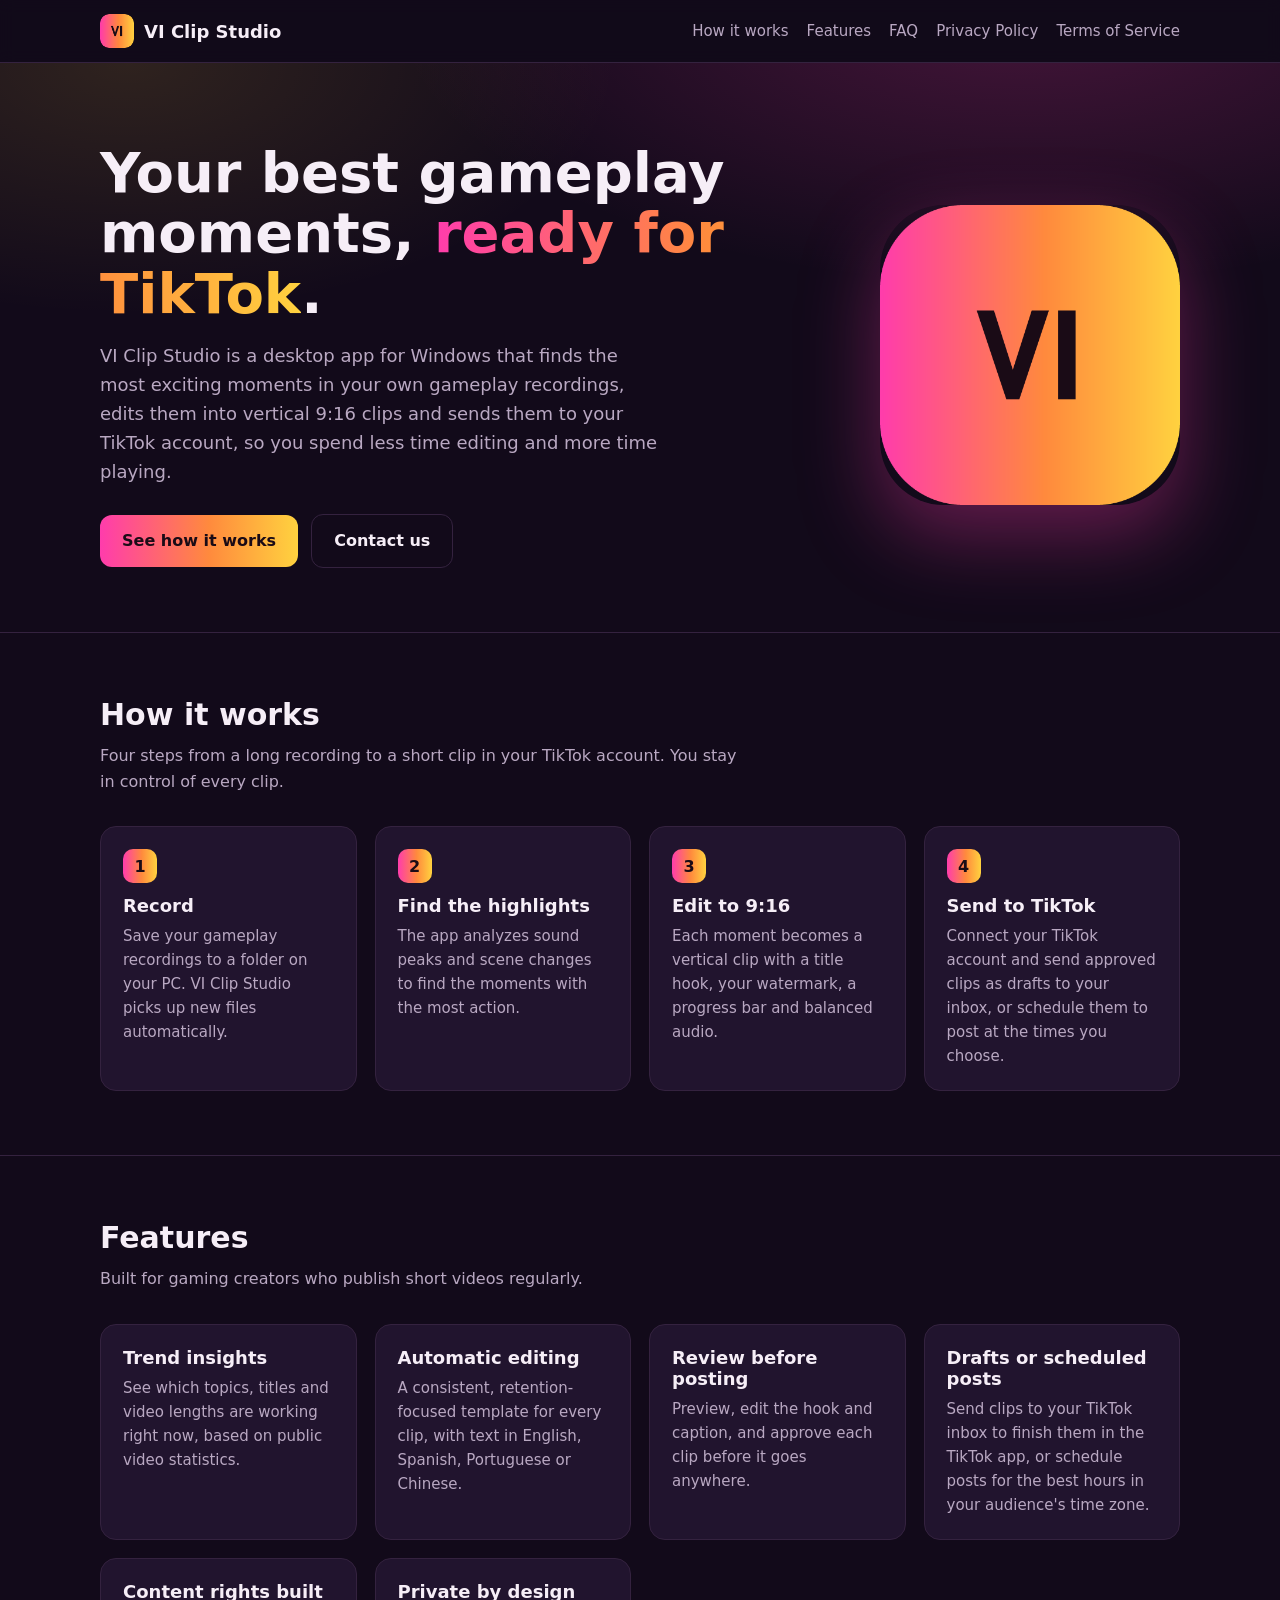
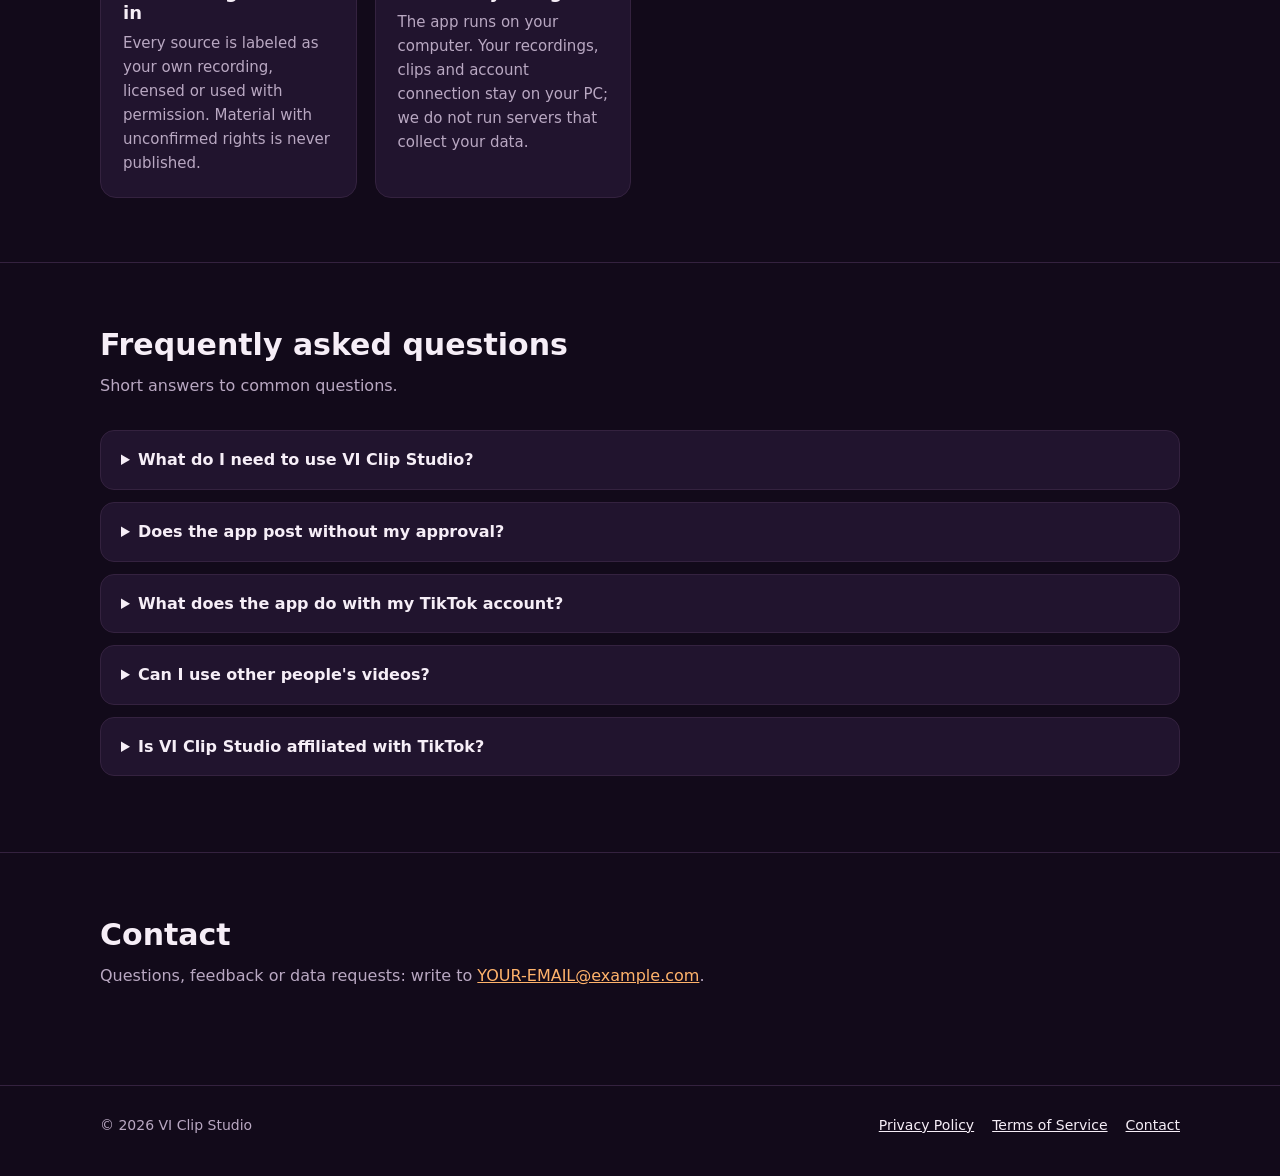
<file: index.html>
<!doctype html>
<html lang="en">
<head>
  <meta charset="utf-8">
  <meta name="viewport" content="width=device-width, initial-scale=1">
  <title>VI Clip Studio — Gameplay clips for TikTok</title>
  <meta name="description" content="VI Clip Studio is a Windows desktop app that turns your own gameplay recordings into vertical clips and sends them to your TikTok account.">
  <link rel="icon" type="image/png" href="icon.png">
  <link rel="stylesheet" href="style.css">
</head>
<body>
  <header class="top">
    <div class="wrap">
      <a class="brand" href="index.html"><img src="icon.png" alt="">VI Clip Studio</a>
      <nav>
        <a href="#how">How it works</a>
        <a href="#features">Features</a>
        <a href="#faq">FAQ</a>
        <a href="privacy.html">Privacy Policy</a>
        <a href="terms.html">Terms of Service</a>
      </nav>
    </div>
  </header>

  <main>
    <div class="hero">
      <div class="wrap">
        <div>
          <h1>Your best gameplay moments, <span>ready for TikTok</span>.</h1>
          <p>VI Clip Studio is a desktop app for Windows that finds the most exciting moments in your own gameplay recordings, edits them into vertical 9:16 clips and sends them to your TikTok account, so you spend less time editing and more time playing.</p>
          <a class="btn btn-primary" href="#how">See how it works</a>
          <a class="btn btn-ghost" href="#contact">Contact us</a>
        </div>
        <div class="hero-art"><img src="icon.png" alt="VI Clip Studio logo"></div>
      </div>
    </div>

    <section id="how">
      <div class="wrap">
        <h2>How it works</h2>
        <p class="lead">Four steps from a long recording to a short clip in your TikTok account. You stay in control of every clip.</p>
        <div class="grid">
          <div class="card"><div class="step">1</div><h3>Record</h3><p>Save your gameplay recordings to a folder on your PC. VI Clip Studio picks up new files automatically.</p></div>
          <div class="card"><div class="step">2</div><h3>Find the highlights</h3><p>The app analyzes sound peaks and scene changes to find the moments with the most action.</p></div>
          <div class="card"><div class="step">3</div><h3>Edit to 9:16</h3><p>Each moment becomes a vertical clip with a title hook, your watermark, a progress bar and balanced audio.</p></div>
          <div class="card"><div class="step">4</div><h3>Send to TikTok</h3><p>Connect your TikTok account and send approved clips as drafts to your inbox, or schedule them to post at the times you choose.</p></div>
        </div>
      </div>
    </section>

    <section id="features">
      <div class="wrap">
        <h2>Features</h2>
        <p class="lead">Built for gaming creators who publish short videos regularly.</p>
        <div class="grid">
          <div class="card"><h3>Trend insights</h3><p>See which topics, titles and video lengths are working right now, based on public video statistics.</p></div>
          <div class="card"><h3>Automatic editing</h3><p>A consistent, retention-focused template for every clip, with text in English, Spanish, Portuguese or Chinese.</p></div>
          <div class="card"><h3>Review before posting</h3><p>Preview, edit the hook and caption, and approve each clip before it goes anywhere.</p></div>
          <div class="card"><h3>Drafts or scheduled posts</h3><p>Send clips to your TikTok inbox to finish them in the TikTok app, or schedule posts for the best hours in your audience's time zone.</p></div>
          <div class="card"><h3>Content rights built in</h3><p>Every source is labeled as your own recording, licensed or used with permission. Material with unconfirmed rights is never published.</p></div>
          <div class="card"><h3>Private by design</h3><p>The app runs on your computer. Your recordings, clips and account connection stay on your PC; we do not run servers that collect your data.</p></div>
        </div>
      </div>
    </section>

    <section id="faq" class="faq">
      <div class="wrap">
        <h2>Frequently asked questions</h2>
        <p class="lead">Short answers to common questions.</p>
        <details><summary>What do I need to use VI Clip Studio?</summary><p>A Windows 10 or 11 PC, your own gameplay recordings and a TikTok account. The app installs its own video tools the first time it runs.</p></details>
        <details><summary>Does the app post without my approval?</summary><p>No. Clips are only sent to TikTok after you approve them, or after you turn on automatic approval for your own recordings. You can send clips as drafts so you make the final decision inside the TikTok app.</p></details>
        <details><summary>What does the app do with my TikTok account?</summary><p>It uses TikTok's official Login Kit and Content Posting API to show your account name and picture, upload the clips you approve and read basic statistics about your own videos. You can disconnect at any time. Details are in our <a href="privacy.html">Privacy Policy</a>.</p></details>
        <details><summary>Can I use other people's videos?</summary><p>Only with the creator's permission or a license that allows reuse, and the app adds the credit to the caption. We recommend using your own recordings. See our <a href="terms.html">Terms of Service</a>.</p></details>
        <details><summary>Is VI Clip Studio affiliated with TikTok?</summary><p>No. VI Clip Studio is an independent tool that uses TikTok's public developer APIs. It is not affiliated with, sponsored or endorsed by TikTok.</p></details>
      </div>
    </section>

    <section id="contact">
      <div class="wrap">
        <h2>Contact</h2>
        <p class="lead">Questions, feedback or data requests: write to <a href="mailto:YOUR-EMAIL@example.com">YOUR-EMAIL@example.com</a>.</p>
      </div>
    </section>
  </main>

  <footer>
    <div class="wrap">
      <span>© 2026 VI Clip Studio</span>
      <nav>
        <a href="privacy.html">Privacy Policy</a>
        <a href="terms.html">Terms of Service</a>
        <a href="mailto:YOUR-EMAIL@example.com">Contact</a>
      </nav>
    </div>
  </footer>
</body>
</html>
</file>
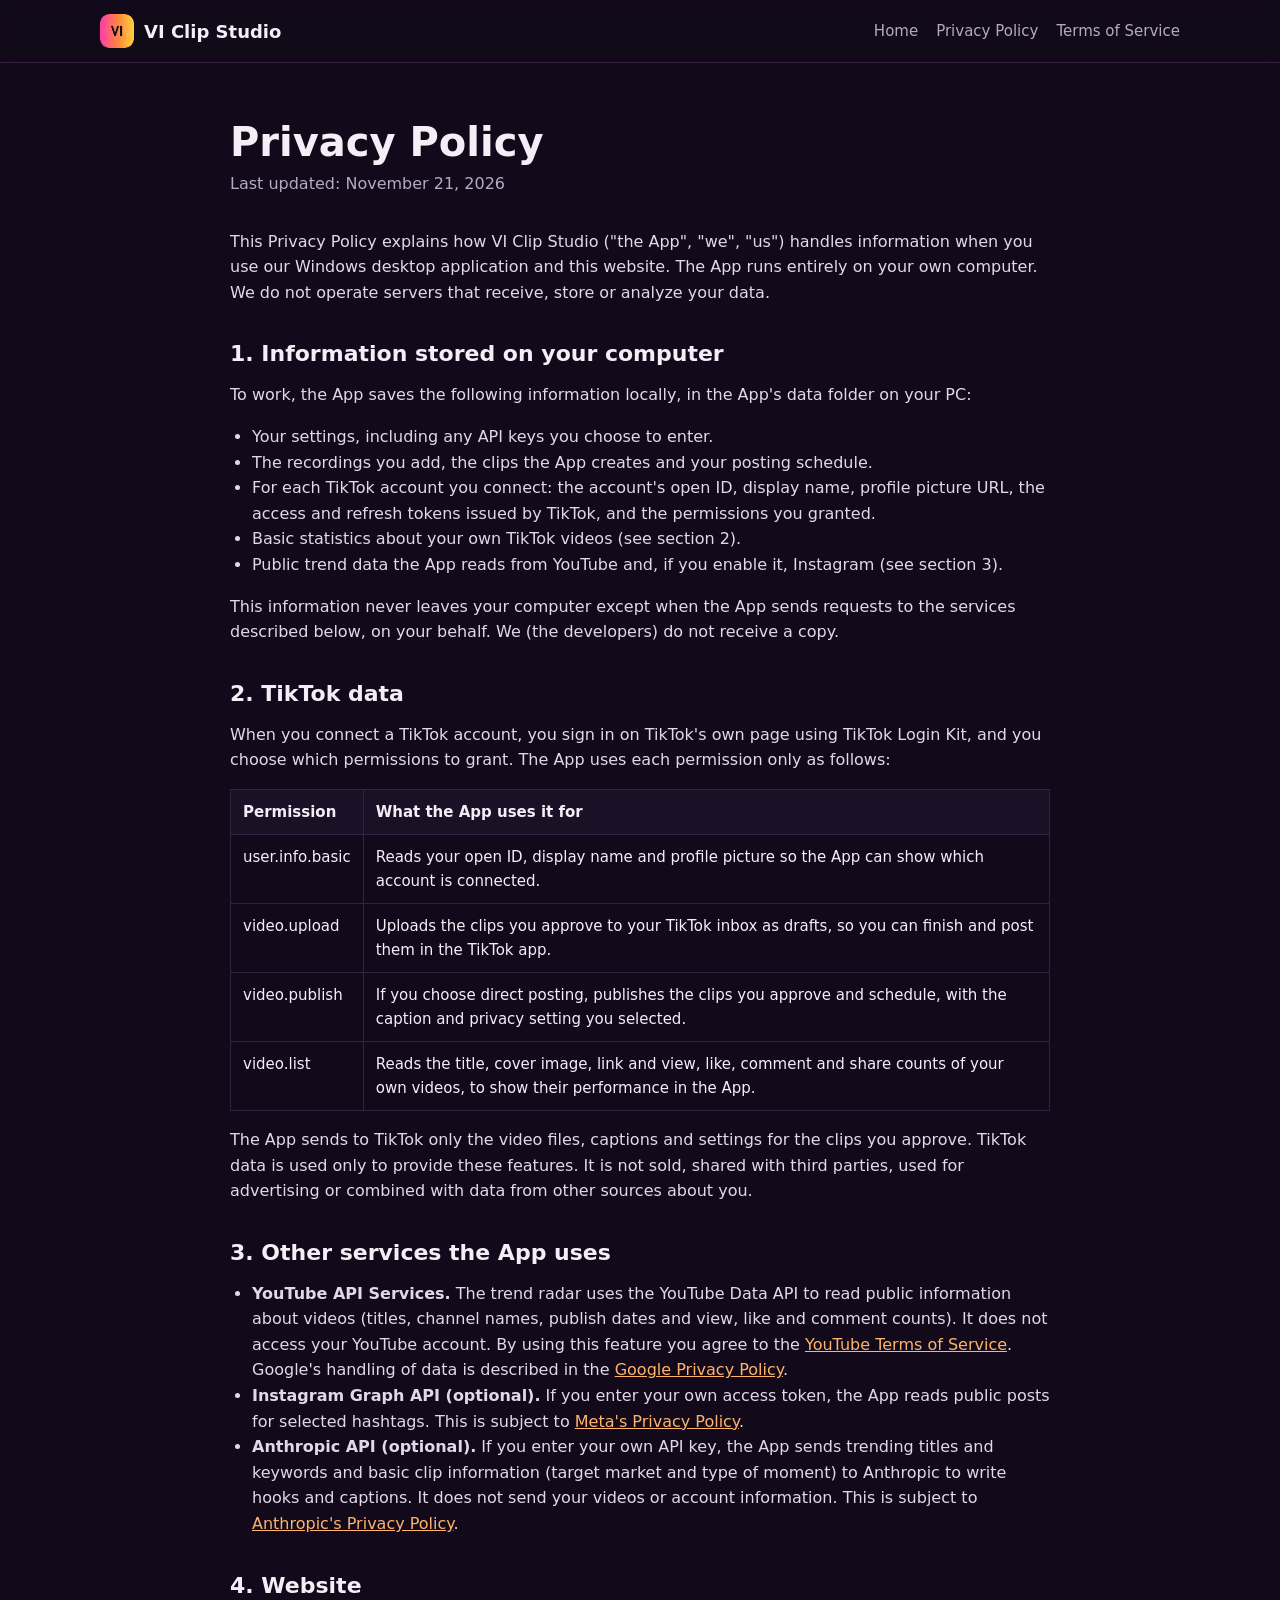
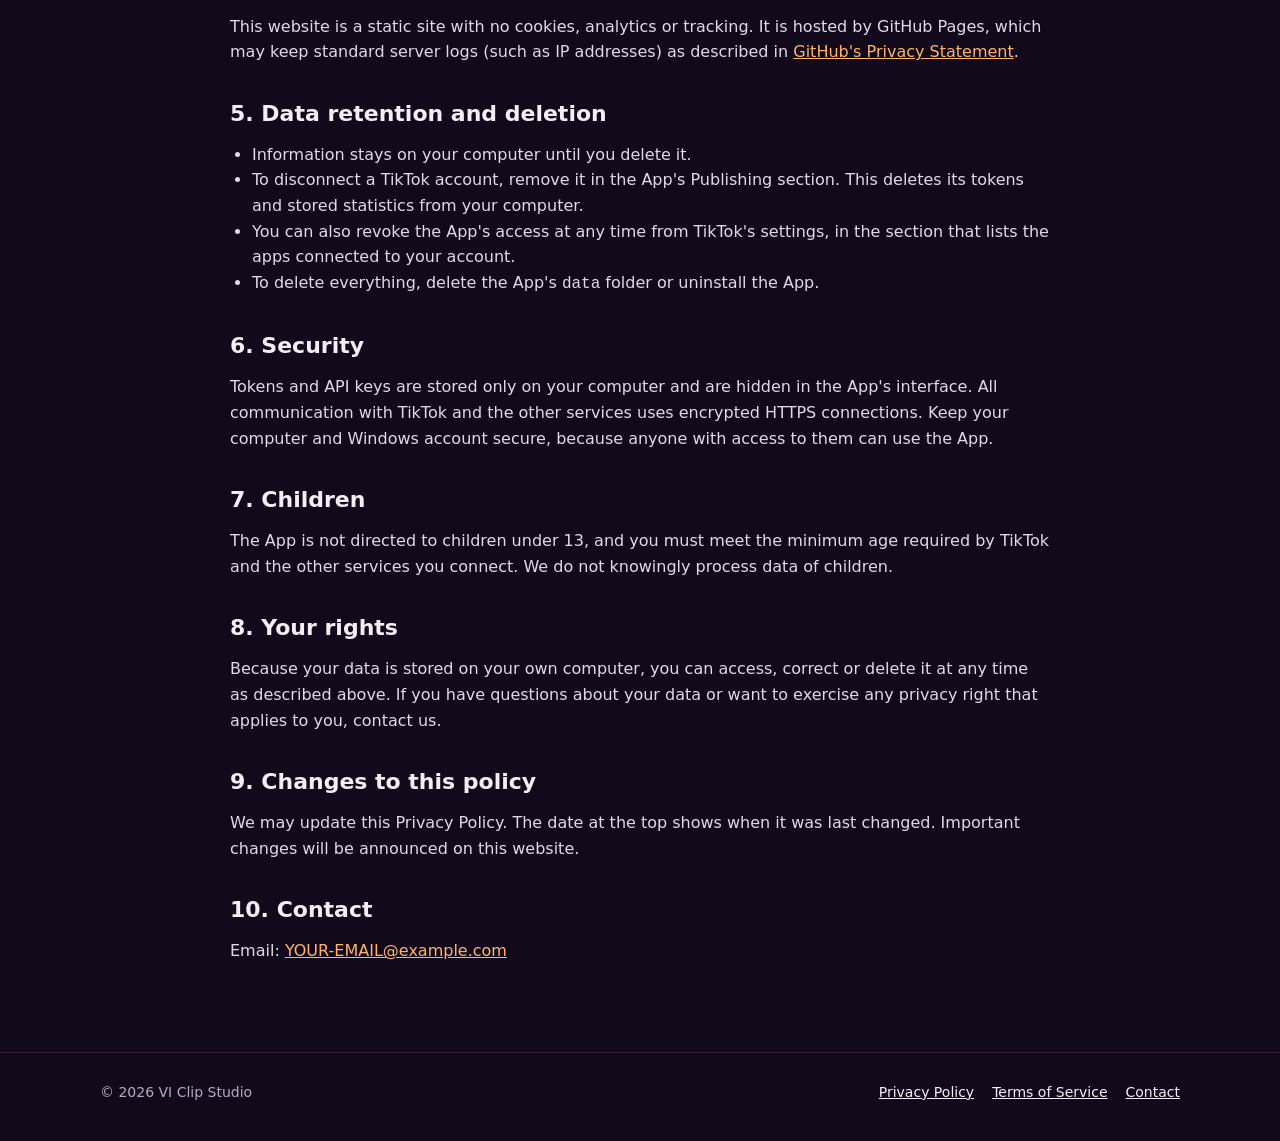
<file: privacy.html>
<!doctype html>
<html lang="en">
<head>
  <meta charset="utf-8">
  <meta name="viewport" content="width=device-width, initial-scale=1">
  <title>Privacy Policy — VI Clip Studio</title>
  <link rel="icon" type="image/png" href="icon.png">
  <link rel="stylesheet" href="style.css">
</head>
<body>
  <header class="top">
    <div class="wrap">
      <a class="brand" href="index.html"><img src="icon.png" alt="">VI Clip Studio</a>
      <nav>
        <a href="index.html">Home</a>
        <a href="privacy.html">Privacy Policy</a>
        <a href="terms.html">Terms of Service</a>
      </nav>
    </div>
  </header>

  <main class="legal">
    <div class="wrap">
      <h1>Privacy Policy</h1>
      <p class="updated">Last updated: November 21, 2026</p>

      <p>This Privacy Policy explains how VI Clip Studio ("the App", "we", "us") handles information when you use our Windows desktop application and this website. The App runs entirely on your own computer. We do not operate servers that receive, store or analyze your data.</p>

      <h2>1. Information stored on your computer</h2>
      <p>To work, the App saves the following information locally, in the App's data folder on your PC:</p>
      <ul>
        <li>Your settings, including any API keys you choose to enter.</li>
        <li>The recordings you add, the clips the App creates and your posting schedule.</li>
        <li>For each TikTok account you connect: the account's open ID, display name, profile picture URL, the access and refresh tokens issued by TikTok, and the permissions you granted.</li>
        <li>Basic statistics about your own TikTok videos (see section 2).</li>
        <li>Public trend data the App reads from YouTube and, if you enable it, Instagram (see section 3).</li>
      </ul>
      <p>This information never leaves your computer except when the App sends requests to the services described below, on your behalf. We (the developers) do not receive a copy.</p>

      <h2>2. TikTok data</h2>
      <p>When you connect a TikTok account, you sign in on TikTok's own page using TikTok Login Kit, and you choose which permissions to grant. The App uses each permission only as follows:</p>
      <table>
        <thead><tr><th>Permission</th><th>What the App uses it for</th></tr></thead>
        <tbody>
          <tr><td>user.info.basic</td><td>Reads your open ID, display name and profile picture so the App can show which account is connected.</td></tr>
          <tr><td>video.upload</td><td>Uploads the clips you approve to your TikTok inbox as drafts, so you can finish and post them in the TikTok app.</td></tr>
          <tr><td>video.publish</td><td>If you choose direct posting, publishes the clips you approve and schedule, with the caption and privacy setting you selected.</td></tr>
          <tr><td>video.list</td><td>Reads the title, cover image, link and view, like, comment and share counts of your own videos, to show their performance in the App.</td></tr>
        </tbody>
      </table>
      <p>The App sends to TikTok only the video files, captions and settings for the clips you approve. TikTok data is used only to provide these features. It is not sold, shared with third parties, used for advertising or combined with data from other sources about you.</p>

      <h2>3. Other services the App uses</h2>
      <ul>
        <li><strong>YouTube API Services.</strong> The trend radar uses the YouTube Data API to read public information about videos (titles, channel names, publish dates and view, like and comment counts). It does not access your YouTube account. By using this feature you agree to the <a href="https://www.youtube.com/t/terms" rel="noopener">YouTube Terms of Service</a>. Google's handling of data is described in the <a href="https://policies.google.com/privacy" rel="noopener">Google Privacy Policy</a>.</li>
        <li><strong>Instagram Graph API (optional).</strong> If you enter your own access token, the App reads public posts for selected hashtags. This is subject to <a href="https://privacycenter.instagram.com/policy" rel="noopener">Meta's Privacy Policy</a>.</li>
        <li><strong>Anthropic API (optional).</strong> If you enter your own API key, the App sends trending titles and keywords and basic clip information (target market and type of moment) to Anthropic to write hooks and captions. It does not send your videos or account information. This is subject to <a href="https://www.anthropic.com/legal/privacy" rel="noopener">Anthropic's Privacy Policy</a>.</li>
      </ul>

      <h2>4. Website</h2>
      <p>This website is a static site with no cookies, analytics or tracking. It is hosted by GitHub Pages, which may keep standard server logs (such as IP addresses) as described in <a href="https://docs.github.com/en/site-policy/privacy-policies/github-general-privacy-statement" rel="noopener">GitHub's Privacy Statement</a>.</p>

      <h2>5. Data retention and deletion</h2>
      <ul>
        <li>Information stays on your computer until you delete it.</li>
        <li>To disconnect a TikTok account, remove it in the App's Publishing section. This deletes its tokens and stored statistics from your computer.</li>
        <li>You can also revoke the App's access at any time from TikTok's settings, in the section that lists the apps connected to your account.</li>
        <li>To delete everything, delete the App's <code>data</code> folder or uninstall the App.</li>
      </ul>

      <h2>6. Security</h2>
      <p>Tokens and API keys are stored only on your computer and are hidden in the App's interface. All communication with TikTok and the other services uses encrypted HTTPS connections. Keep your computer and Windows account secure, because anyone with access to them can use the App.</p>

      <h2>7. Children</h2>
      <p>The App is not directed to children under 13, and you must meet the minimum age required by TikTok and the other services you connect. We do not knowingly process data of children.</p>

      <h2>8. Your rights</h2>
      <p>Because your data is stored on your own computer, you can access, correct or delete it at any time as described above. If you have questions about your data or want to exercise any privacy right that applies to you, contact us.</p>

      <h2>9. Changes to this policy</h2>
      <p>We may update this Privacy Policy. The date at the top shows when it was last changed. Important changes will be announced on this website.</p>

      <h2>10. Contact</h2>
      <p>Email: <a href="mailto:YOUR-EMAIL@example.com">YOUR-EMAIL@example.com</a></p>
    </div>
  </main>

  <footer>
    <div class="wrap">
      <span>© 2026 VI Clip Studio</span>
      <nav>
        <a href="privacy.html">Privacy Policy</a>
        <a href="terms.html">Terms of Service</a>
        <a href="mailto:eliasnata37@gmail.com">Contact</a>
      </nav>
    </div>
  </footer>
</body>
</html>
</file>
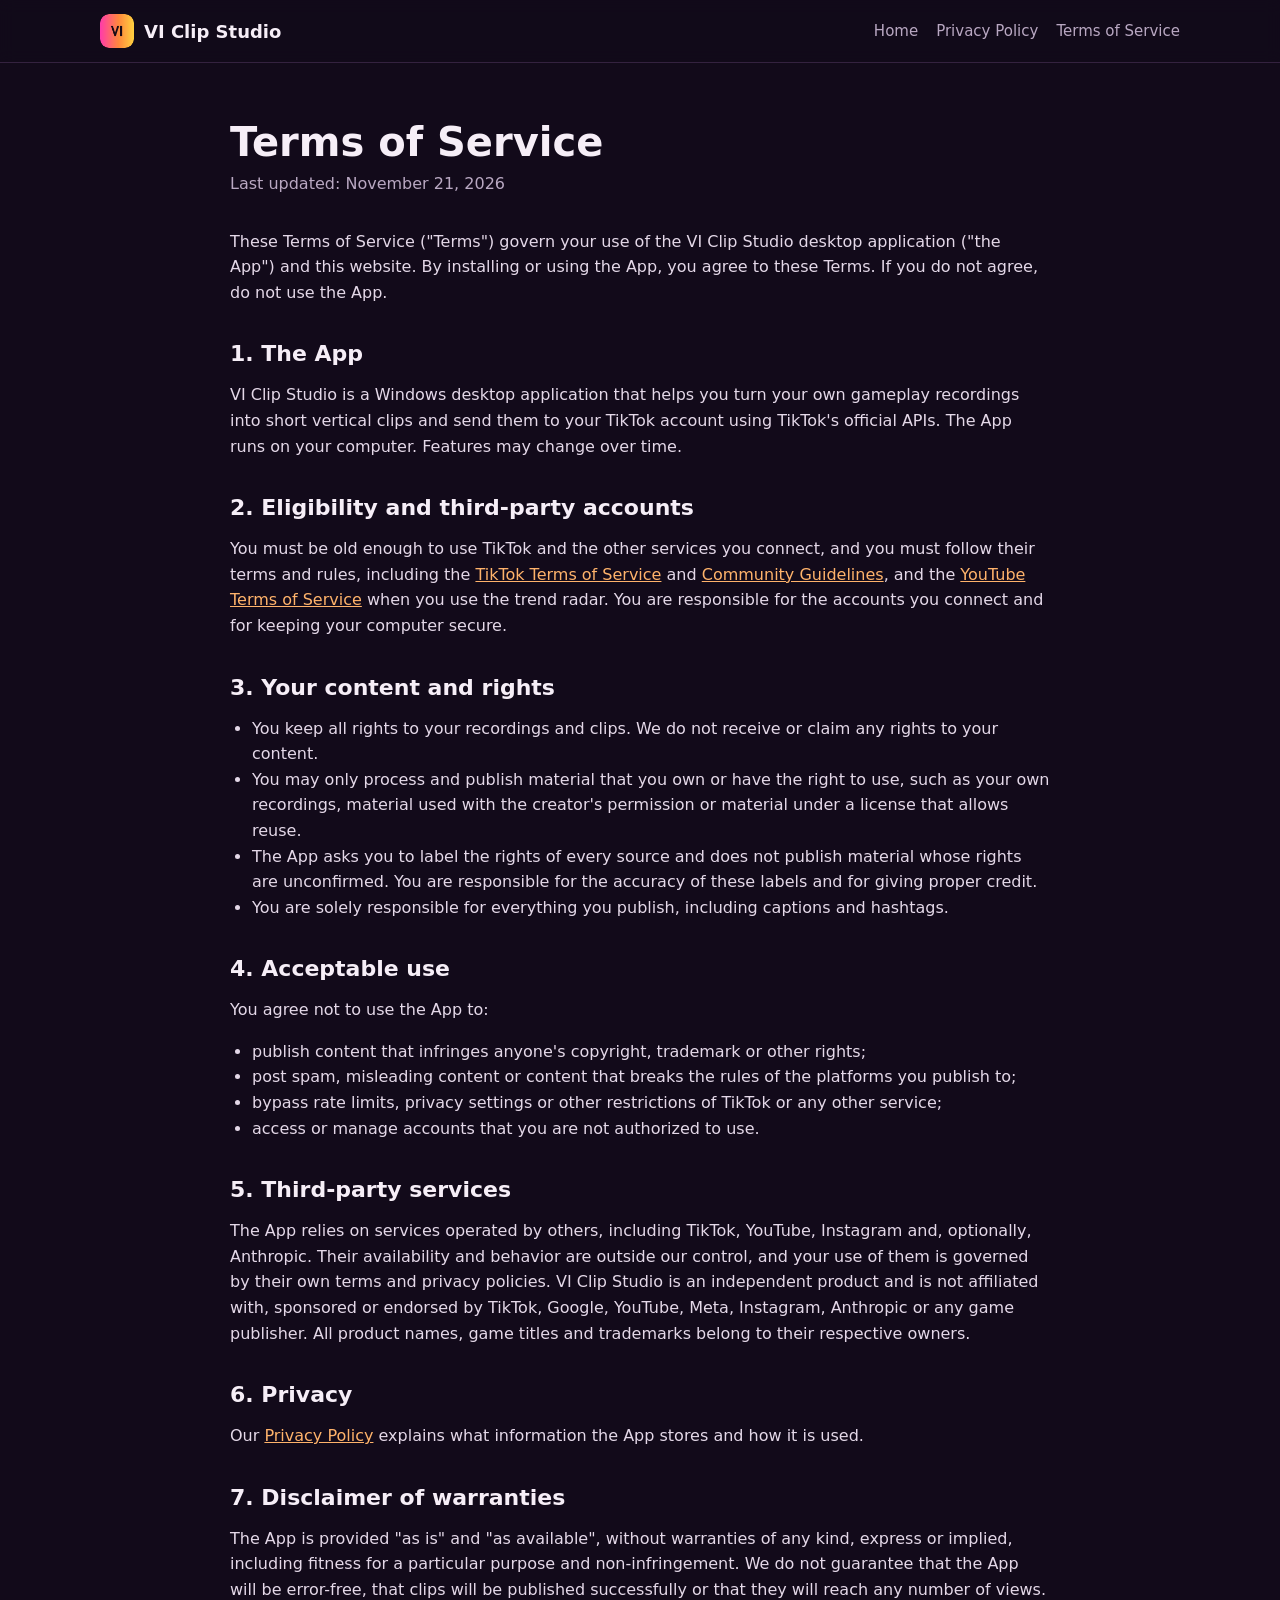
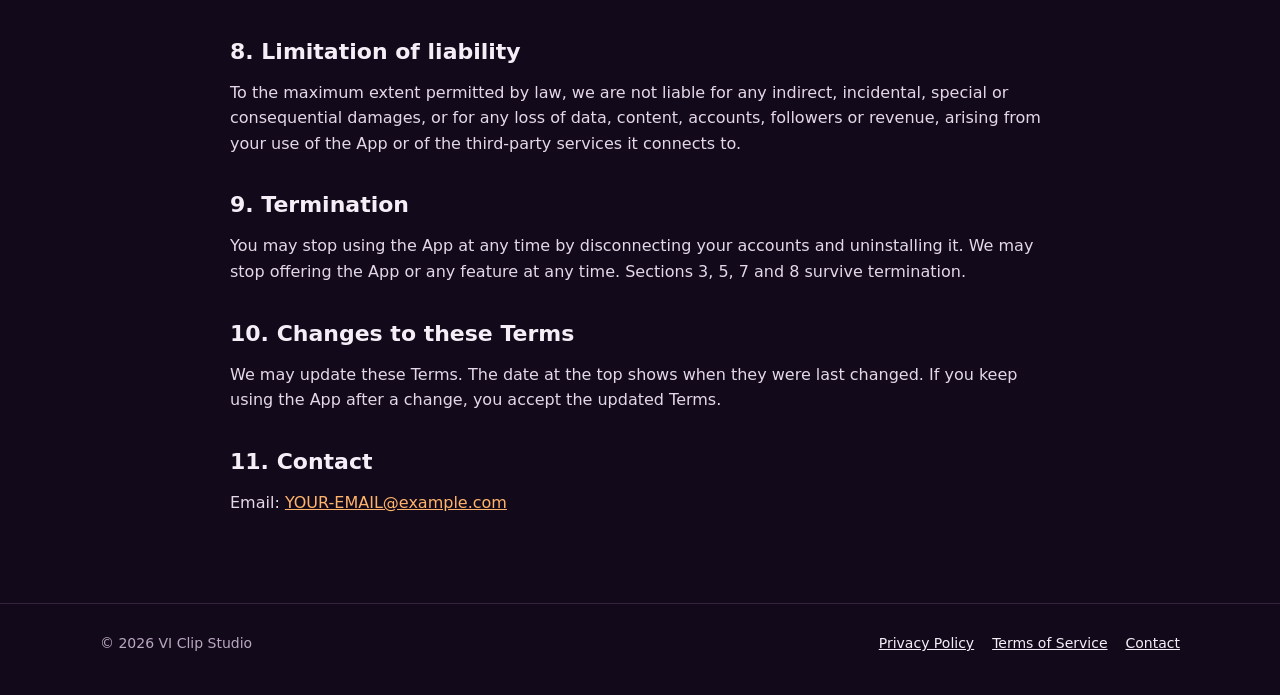
<file: terms.html>
<!doctype html>
<html lang="en">
<head>
  <meta charset="utf-8">
  <meta name="viewport" content="width=device-width, initial-scale=1">
  <title>Terms of Service — VI Clip Studio</title>
  <link rel="icon" type="image/png" href="icon.png">
  <link rel="stylesheet" href="style.css">
</head>
<body>
  <header class="top">
    <div class="wrap">
      <a class="brand" href="index.html"><img src="icon.png" alt="">VI Clip Studio</a>
      <nav>
        <a href="index.html">Home</a>
        <a href="privacy.html">Privacy Policy</a>
        <a href="terms.html">Terms of Service</a>
      </nav>
    </div>
  </header>

  <main class="legal">
    <div class="wrap">
      <h1>Terms of Service</h1>
      <p class="updated">Last updated: November 21, 2026</p>

      <p>These Terms of Service ("Terms") govern your use of the VI Clip Studio desktop application ("the App") and this website. By installing or using the App, you agree to these Terms. If you do not agree, do not use the App.</p>

      <h2>1. The App</h2>
      <p>VI Clip Studio is a Windows desktop application that helps you turn your own gameplay recordings into short vertical clips and send them to your TikTok account using TikTok's official APIs. The App runs on your computer. Features may change over time.</p>

      <h2>2. Eligibility and third-party accounts</h2>
      <p>You must be old enough to use TikTok and the other services you connect, and you must follow their terms and rules, including the <a href="https://www.tiktok.com/legal/terms-of-service" rel="noopener">TikTok Terms of Service</a> and <a href="https://www.tiktok.com/community-guidelines" rel="noopener">Community Guidelines</a>, and the <a href="https://www.youtube.com/t/terms" rel="noopener">YouTube Terms of Service</a> when you use the trend radar. You are responsible for the accounts you connect and for keeping your computer secure.</p>

      <h2>3. Your content and rights</h2>
      <ul>
        <li>You keep all rights to your recordings and clips. We do not receive or claim any rights to your content.</li>
        <li>You may only process and publish material that you own or have the right to use, such as your own recordings, material used with the creator's permission or material under a license that allows reuse.</li>
        <li>The App asks you to label the rights of every source and does not publish material whose rights are unconfirmed. You are responsible for the accuracy of these labels and for giving proper credit.</li>
        <li>You are solely responsible for everything you publish, including captions and hashtags.</li>
      </ul>

      <h2>4. Acceptable use</h2>
      <p>You agree not to use the App to:</p>
      <ul>
        <li>publish content that infringes anyone's copyright, trademark or other rights;</li>
        <li>post spam, misleading content or content that breaks the rules of the platforms you publish to;</li>
        <li>bypass rate limits, privacy settings or other restrictions of TikTok or any other service;</li>
        <li>access or manage accounts that you are not authorized to use.</li>
      </ul>

      <h2>5. Third-party services</h2>
      <p>The App relies on services operated by others, including TikTok, YouTube, Instagram and, optionally, Anthropic. Their availability and behavior are outside our control, and your use of them is governed by their own terms and privacy policies. VI Clip Studio is an independent product and is not affiliated with, sponsored or endorsed by TikTok, Google, YouTube, Meta, Instagram, Anthropic or any game publisher. All product names, game titles and trademarks belong to their respective owners.</p>

      <h2>6. Privacy</h2>
      <p>Our <a href="privacy.html">Privacy Policy</a> explains what information the App stores and how it is used.</p>

      <h2>7. Disclaimer of warranties</h2>
      <p>The App is provided "as is" and "as available", without warranties of any kind, express or implied, including fitness for a particular purpose and non-infringement. We do not guarantee that the App will be error-free, that clips will be published successfully or that they will reach any number of views.</p>

      <h2>8. Limitation of liability</h2>
      <p>To the maximum extent permitted by law, we are not liable for any indirect, incidental, special or consequential damages, or for any loss of data, content, accounts, followers or revenue, arising from your use of the App or of the third-party services it connects to.</p>

      <h2>9. Termination</h2>
      <p>You may stop using the App at any time by disconnecting your accounts and uninstalling it. We may stop offering the App or any feature at any time. Sections 3, 5, 7 and 8 survive termination.</p>

      <h2>10. Changes to these Terms</h2>
      <p>We may update these Terms. The date at the top shows when they were last changed. If you keep using the App after a change, you accept the updated Terms.</p>

      <h2>11. Contact</h2>
      <p>Email: <a href="mailto:YOUR-EMAIL@example.com">YOUR-EMAIL@example.com</a></p>
    </div>
  </main>

  <footer>
    <div class="wrap">
      <span>© 2026 VI Clip Studio</span>
      <nav>
        <a href="privacy.html">Privacy Policy</a>
        <a href="terms.html">Terms of Service</a>
        <a href="mailto:eliasnata37@gmail.com">Contact</a>
      </nav>
    </div>
  </footer>
</body>
</html>
</file>
<file: style.css>
:root {
  --bg: #120a1a;
  --bg-2: #1b1026;
  --card: #21142e;
  --line: #34223f;
  --text: #f6eef7;
  --muted: #b9a8c2;
  --ink: #1a0b16;
  --sunset: linear-gradient(90deg, #ff3cac 0%, #ff8a3d 55%, #ffd23f 100%);
  --display: "Bahnschrift", "Segoe UI Variable Display", "Segoe UI", system-ui, sans-serif;
  --body: "Segoe UI", system-ui, -apple-system, Roboto, Arial, sans-serif;
}

* { box-sizing: border-box; }
html { scroll-behavior: smooth; }
body {
  margin: 0;
  background: var(--bg);
  color: var(--text);
  font: 16px/1.6 var(--body);
}
a { color: #ffb36b; }
img { max-width: 100%; display: block; }

.wrap { width: min(1080px, 100% - 32px); margin: 0 auto; }

/* Header */
.top { border-bottom: 1px solid var(--line); background: rgba(18, 10, 26, .9); position: sticky; top: 0; z-index: 5; backdrop-filter: blur(8px); }
.top .wrap { display: flex; align-items: center; justify-content: space-between; gap: 16px; padding: 14px 0; flex-wrap: wrap; }
.brand { display: flex; align-items: center; gap: 10px; color: var(--text); text-decoration: none; font: 700 18px var(--display); }
.brand img { width: 34px; height: 34px; border-radius: 9px; }
.top nav { display: flex; gap: 18px; flex-wrap: wrap; }
.top nav a { color: var(--muted); text-decoration: none; font-size: 15px; }
.top nav a:hover { color: var(--text); }

/* Hero */
.hero { padding: 80px 0 64px; background: radial-gradient(900px 400px at 80% -10%, rgba(255, 60, 172, .22), transparent 70%), radial-gradient(700px 360px at 10% 0%, rgba(255, 210, 63, .12), transparent 70%); }
.hero .wrap { display: grid; grid-template-columns: 1.3fr .7fr; gap: 48px; align-items: center; }
.hero h1 { font: 700 clamp(34px, 5.4vw, 56px)/1.08 var(--display); margin: 0 0 18px; }
.hero h1 span { background: var(--sunset); -webkit-background-clip: text; background-clip: text; color: transparent; }
.hero p { color: var(--muted); font-size: 18px; margin: 0 0 28px; max-width: 560px; }
.hero-art img { width: 100%; max-width: 300px; margin-left: auto; border-radius: 64px; box-shadow: 0 30px 80px rgba(255, 60, 172, .35); }
.btn { display: inline-block; padding: 13px 22px; border-radius: 12px; font-weight: 700; text-decoration: none; }
.btn-primary { background: var(--sunset); color: var(--ink); }
.btn-ghost { color: var(--text); border: 1px solid var(--line); margin-left: 8px; }

/* Sections */
section { padding: 64px 0; border-top: 1px solid var(--line); }
section h2 { font: 700 30px/1.2 var(--display); margin: 0 0 10px; }
section .lead { color: var(--muted); margin: 0 0 32px; max-width: 640px; }
.grid { display: grid; gap: 18px; grid-template-columns: repeat(auto-fit, minmax(230px, 1fr)); }
.card { background: var(--card); border: 1px solid var(--line); border-radius: 16px; padding: 22px; }
.card h3 { font: 700 18px var(--display); margin: 0 0 8px; }
.card p { color: var(--muted); margin: 0; font-size: 15px; }
.step { display: inline-grid; place-items: center; width: 34px; height: 34px; border-radius: 10px; background: var(--sunset); color: var(--ink); font: 700 16px var(--display); margin-bottom: 12px; }
.faq details { background: var(--card); border: 1px solid var(--line); border-radius: 14px; padding: 16px 20px; margin-bottom: 12px; }
.faq summary { cursor: pointer; font-weight: 700; }
.faq details p { color: var(--muted); margin: 10px 0 0; }

/* Legal pages */
.legal { padding: 56px 0 72px; }
.legal .wrap { max-width: 820px; }
.legal h1 { font: 700 40px/1.15 var(--display); margin: 0 0 6px; }
.legal .updated { color: var(--muted); margin: 0 0 32px; }
.legal h2 { font: 700 22px var(--display); margin: 36px 0 10px; }
.legal p, .legal li { color: #e4d8e8; }
.legal ul { padding-left: 22px; }
.legal table { width: 100%; border-collapse: collapse; margin: 12px 0; font-size: 15px; }
.legal th, .legal td { text-align: left; vertical-align: top; padding: 10px 12px; border: 1px solid var(--line); }
.legal th { background: var(--bg-2); }

/* Footer */
footer { border-top: 1px solid var(--line); padding: 28px 0 40px; color: var(--muted); font-size: 14px; }
footer .wrap { display: flex; justify-content: space-between; gap: 16px; flex-wrap: wrap; }
footer nav { display: flex; gap: 18px; flex-wrap: wrap; }
footer a { color: var(--text); }

@media (max-width: 760px) {
  .hero { padding: 48px 0 40px; }
  .hero .wrap { grid-template-columns: 1fr; gap: 28px; }
  .hero-art { order: -1; }
  .hero-art img { max-width: 140px; margin: 0; border-radius: 32px; }
  .btn-ghost { margin: 10px 0 0; }
  .legal table, .legal thead, .legal tbody, .legal tr, .legal th, .legal td { display: block; }
  .legal thead { display: none; }
  .legal td { border-top: none; }
  .legal tr { border-top: 1px solid var(--line); margin-bottom: 8px; }
}
</file>
